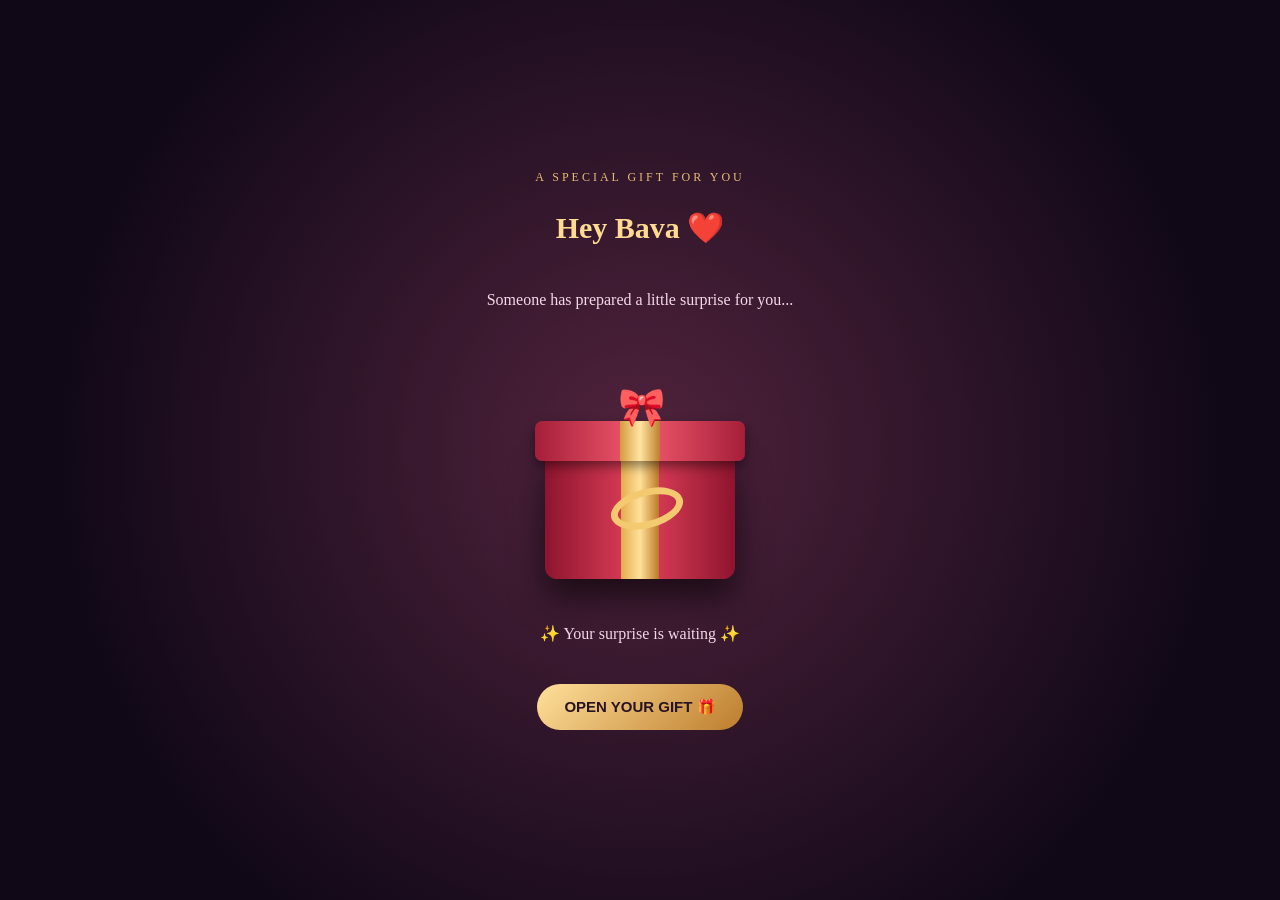
<file: index.html>
<!DOCTYPE html>
<html lang="en">
<head>
<meta charset="UTF-8">
<meta name="viewport" content="width=device-width, initial-scale=1.0">
<title>Bava ❤️</title>

<style>
*{box-sizing:border-box}

body{
 margin:0;
 min-height:100vh;
 background:radial-gradient(circle at center,#51233d,#100817 75%);
 color:white;
 font-family:Georgia,serif;
 text-align:center;
 overflow-x:hidden;
}

.page{
 min-height:100vh;
 display:flex;
 flex-direction:column;
 align-items:center;
 justify-content:center;
 padding:25px 18px;
}

h1{color:#ffdb91;font-size:30px}
p{color:#f4d9e7;line-height:1.7}

.small{
 letter-spacing:3px;
 font-size:12px;
 color:#e8bb78;
}

.stage{
 width:240px;
 height:210px;
 position:relative;
 margin:40px auto 25px;
 perspective:800px;
}

.box-base{
 position:absolute;
 width:190px;
 height:125px;
 left:25px;
 bottom:0;
 background:linear-gradient(90deg,#8e142e,#e3425b,#8e142e);
 border-radius:5px 5px 12px 12px;
 box-shadow:0 18px 35px #0009;
}

.box-base:before{
 content:"";
 position:absolute;
 left:76px;
 width:38px;
 height:100%;
 background:linear-gradient(90deg,#e4ac4c,#ffe19a,#bc7928);
}

.box-base:after{
 content:"";
 position:absolute;
 left:65px;
 top:35px;
 width:60px;
 height:25px;
 border:7px solid #f4ca70;
 border-radius:50%;
 transform:rotate(-15deg);
}

.box-lid{
 position:absolute;
 width:210px;
 height:40px;
 left:15px;
 bottom:118px;
 background:linear-gradient(90deg,#a51e39,#f35b6e,#a51e39);
 border-radius:7px;
 z-index:3;
 transform-origin:left bottom;
 transition:transform 1.3s ease;
 box-shadow:0 5px 12px #0007;
}

.box-lid:before{
 content:"";
 position:absolute;
 left:85px;
 width:40px;
 height:100%;
 background:linear-gradient(90deg,#d59b3d,#ffe5a2,#bd802d);
}

.box-lid:after{
 content:"🎀";
 position:absolute;
 left:83px;
 top:-36px;
 font-size:38px;
}

.stage.open .box-lid{
 transform:translate(-15px,-90px) rotate(-35deg);
}

.glow{
 position:absolute;
 width:160px;
 height:150px;
 left:40px;
 bottom:80px;
 background:#ffd36b;
 filter:blur(45px);
 opacity:0;
 transition:opacity 1s;
}

.stage.open .glow{opacity:.85}

.card{
 max-width:450px;
 width:100%;
 background:#ffffff0d;
 border:1px solid #c99a6a;
 border-radius:22px;
 padding:25px;
 box-shadow:0 0 30px #c58a5930;
}

button{
 border:0;
 border-radius:30px;
 padding:14px 27px;
 margin-top:20px;
 background:linear-gradient(135deg,#ffe09a,#bd7d2d);
 color:#281321;
 font-size:15px;
 font-weight:bold;
 cursor:pointer;
}

.hidden{display:none!important}

.terminal{
 background:#050d0a;
 border:1px solid #39d78c;
 color:#64ffad;
 padding:20px;
 border-radius:12px;
 font:14px/2 monospace;
 text-align:left;
 width:100%;
}

.letter{
 font-size:18px;
 line-height:2;
 color:#ffe3d1;
}

#confetti{
 position:fixed;
 inset:0;
 pointer-events:none;
 z-index:10;
}
</style>
</head>

<body>

<canvas id="confetti"></canvas>

<!-- FIRST PAGE -->
<section class="page" id="one">

 <div class="small">A SPECIAL GIFT FOR YOU</div>

 <h1>Hey Bava ❤️</h1>

 <p>Someone has prepared a little surprise for you...</p>

 <div class="stage" id="gift">
  <div class="glow"></div>
  <div class="box-base"></div>
  <div class="box-lid"></div>
 </div>

 <p>✨ Your surprise is waiting ✨</p>

 <button onclick="openGift()">
 OPEN YOUR GIFT 🎁
 </button>

</section>

<!-- SECOND PAGE -->
<section class="page hidden" id="two">

 <div class="card">

  <div style="font-size:75px">✨🎁✨</div>

  <h1>Surprise Bava!</h1>

  <p>
  Your gift box has opened...
  But there is one more secret waiting for you.
  </p>

  <button onclick="showPage('three')">
  UNLOCK SECRET 🔐
  </button>

 </div>

</section>

<!-- THIRD PAGE -->
<section class="page hidden" id="three">

 <div class="terminal">

  > Initializing birthday.exe...<br>
  > Searching for special person...<br>
  > Person found: BAVA<br>
  > Happiness: INFINITE ❤️<br>
  > Love detected: 100%<br>
  > Secret successfully unlocked!

 </div>

 <button onclick="showPage('four')">
 READ YOUR MESSAGE ❤️
 </button>

</section>

<!-- FOURTH PAGE -->
<section class="page hidden" id="four">

 <div class="card">

  <div style="font-size:65px">💌</div>

  <h1>Happy Birthday Bava! ❤️</h1>

  <div class="letter">

   To my favourite person ❤️<br><br>

   You make ordinary moments special.
   I wish you endless happiness,
   success and beautiful memories.<br><br>

   May all your dreams come true.
   Keep smiling and keep shining.<br><br>

   You are truly special to me.<br><br>

   With lots of love ❤️

  </div>

  <h2 style="color:#ffcf82">
  Forever Yours! ♥
  </h2>

  <button onclick="celebrate()">
  CELEBRATE 🎉
  </button>

 </div>

</section>

<script>

function showPage(id){

 document.querySelectorAll('.page').forEach(p=>
 p.classList.add('hidden'));

 document.getElementById(id).classList.remove('hidden');

 window.scrollTo(0,0);
}

function openGift(){

 const gift=document.getElementById('gift');

 gift.classList.add('open');

 setTimeout(()=>{

  showPage('two');

  celebrate();

 },1600);

}

function celebrate(){

 const canvas=document.getElementById('confetti');

 const ctx=canvas.getContext('2d');

 canvas.width=innerWidth;
 canvas.height=innerHeight;

 let pieces=[];

 for(let i=0;i<150;i++){

  pieces.push({

   x:Math.random()*canvas.width,

   y:-Math.random()*canvas.height,

   speed:2+Math.random()*5,

   size:3+Math.random()*7,

   color:['#ffd166','#ff6b91','#ffffff','#c77dff'][i%4]

  });

 }

 let frame=0;

 function draw(){

  ctx.clearRect(0,0,canvas.width,canvas.height);

  pieces.forEach(p=>{

   ctx.fillStyle=p.color;

   ctx.fillRect(p.x,p.y,p.size,p.size);

   p.y+=p.speed;

   p.x+=Math.sin(p.y/30);

  });

  frame++;

  if(frame<130){

   requestAnimationFrame(draw);

  }else{

   ctx.clearRect(0,0,canvas.width,canvas.height);

  }

 }

 draw();

}

</script>

</body>
</html>
</file>
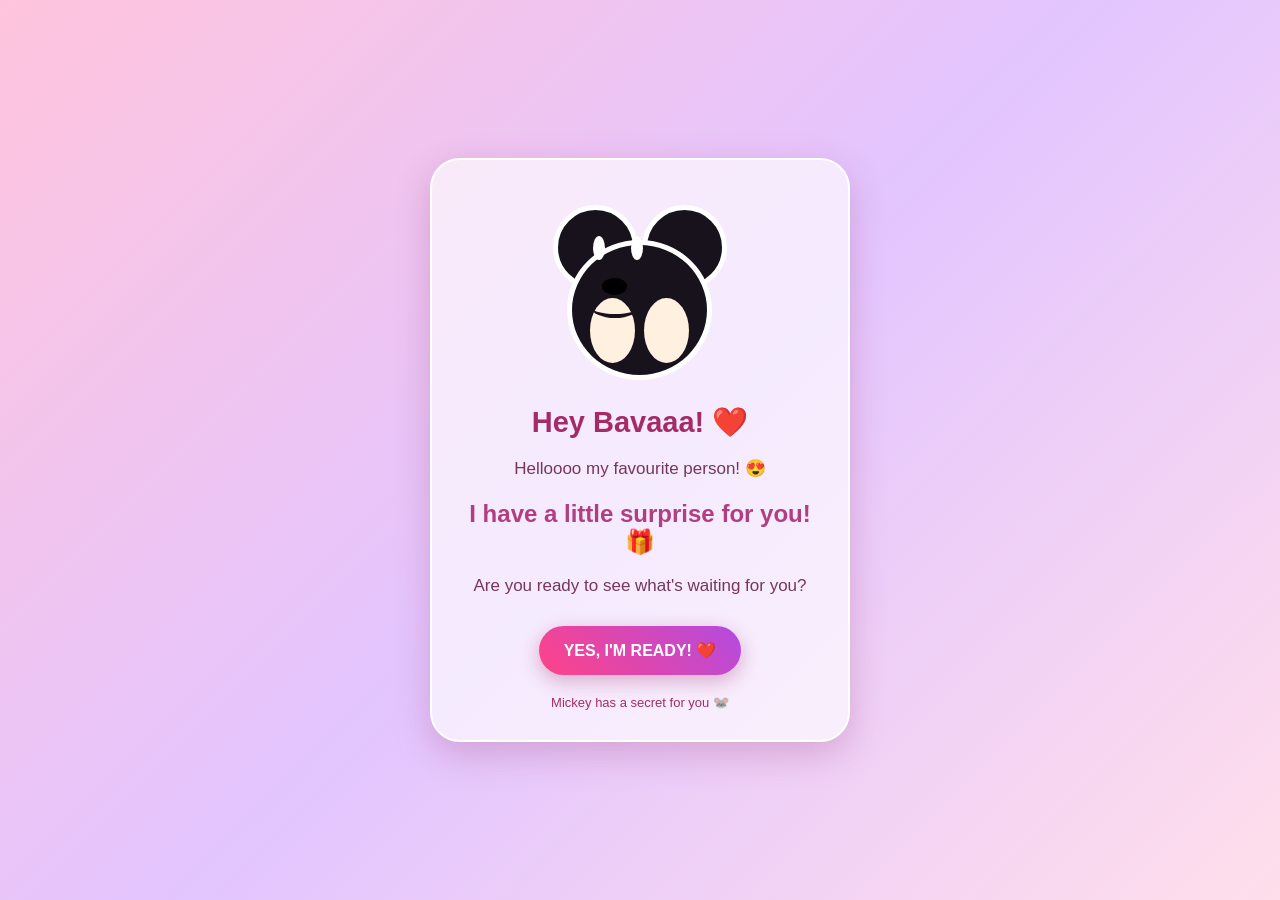
<file: mickey.html>
<!DOCTYPE html>
<html lang="en">
<head>
<meta charset="UTF-8">
<meta name="viewport" content="width=device-width, initial-scale=1.0">
<title>A Little Surprise for Bava ❤️</title>

<style>
* {
  margin: 0;
  padding: 0;
  box-sizing: border-box;
}

body {
  min-height: 100vh;
  font-family: 'Trebuchet MS', sans-serif;
  background: linear-gradient(135deg,#ffc4dd,#e3c5ff,#ffdeeb);
  display: flex;
  justify-content: center;
  align-items: center;
  padding: 20px;
  text-align: center;
  overflow-x: hidden;
}

.card {
  width: 100%;
  max-width: 420px;
  padding: 30px 20px;
  background: rgba(255,255,255,.65);
  border: 2px solid white;
  border-radius: 30px;
  box-shadow: 0 12px 35px #a34b8650;
}

.page {
  display: none;
  animation: appear .8s ease;
}

.page.active {
  display: block;
}

@keyframes appear {
  from {
    opacity: 0;
    transform: translateY(20px) scale(.95);
  }
  to {
    opacity: 1;
    transform: translateY(0) scale(1);
  }
}

/* MICKEY MOUSE */

.mickey {
  position: relative;
  width: 190px;
  height: 180px;
  margin: 10px auto 25px;
  animation: bounce 2s infinite ease-in-out;
}

.ear {
  position: absolute;
  width: 85px;
  height: 85px;
  background: #17121b;
  border: 5px solid white;
  border-radius: 50%;
  top: 5px;
}

.left { left: 8px; }
.right { right: 8px; }

.face {
  position: absolute;
  width: 145px;
  height: 140px;
  background: #17121b;
  border: 5px solid white;
  border-radius: 50%;
  left: 22px;
  bottom: 0;
}

.face:before,
.face:after {
  content: "";
  position: absolute;
  width: 45px;
  height: 65px;
  background: #fff0df;
  border-radius: 50%;
  top: 53px;
}

.face:before { left: 18px; }
.face:after { right: 18px; }

.eyes {
  position: absolute;
  top: 36px;
  left: 48px;
  width: 12px;
  height: 24px;
  background: white;
  border-radius: 50%;
  box-shadow: 38px 0 white;
  z-index: 2;
}

.nose {
  position: absolute;
  width: 25px;
  height: 17px;
  background: black;
  border-radius: 50%;
  top: 78px;
  left: 57px;
  z-index: 3;
}

.smile {
  position: absolute;
  width: 48px;
  height: 22px;
  border-bottom: 4px solid #17121b;
  border-radius: 50%;
  top: 96px;
  left: 46px;
  z-index: 3;
}

@keyframes bounce {
  50% { transform: translateY(-12px); }
}

h1 {
  color: #a52b68;
  font-size: 29px;
  margin: 15px 0;
}

h2 {
  color: #b13e80;
  margin: 15px 0;
}

p {
  color: #76365b;
  font-size: 17px;
  line-height: 1.8;
}

button {
  border: none;
  padding: 15px 25px;
  border-radius: 30px;
  background: linear-gradient(45deg,#ff4387,#b34be0);
  color: white;
  font-size: 16px;
  font-weight: bold;
  margin-top: 25px;
  cursor: pointer;
  box-shadow: 0 6px 20px #9d276855;
}

button:active {
  transform: scale(.96);
}

.gift {
  font-size: 105px;
  margin: 20px;
  animation: giftbounce 1.5s infinite;
}

@keyframes giftbounce {
  50% { transform: translateY(-12px) rotate(5deg); }
}

.heart {
  font-size: 30px;
  margin: 15px;
}

.message {
  margin-top: 18px;
  text-align: left;
  background: #fff1f8;
  padding: 20px;
  border-radius: 20px;
  color: #76365b;
  line-height: 1.9;
  font-size: 16px;
}

.small {
  font-size: 13px;
  margin-top: 20px;
  color: #a52b68;
}

.floating {
  position: fixed;
  bottom: -30px;
  pointer-events: none;
  animation: float 6s linear forwards;
}

@keyframes float {
  to {
    transform: translateY(-110vh) rotate(360deg);
    opacity: 0;
  }
}
</style>
</head>

<body>

<div class="card">

<!-- STAGE 1: MICKEY MOUSE -->

<section id="page1" class="page active">

  <div class="mickey">
    <div class="ear left"></div>
    <div class="ear right"></div>
    <div class="face"></div>
    <div class="eyes"></div>
    <div class="nose"></div>
    <div class="smile"></div>
  </div>

  <h1>Hey Bavaaa! ❤️</h1>

  <p>
    Helloooo my favourite person! 😍
  </p>

  <h2>I have a little surprise for you! 🎁</h2>

  <p>
    Are you ready to see what's waiting for you?
  </p>

  <button onclick="nextPage(2)">
    YES, I'M READY! ❤️
  </button>

  <div class="small">Mickey has a secret for you 🐭</div>

</section>


<!-- STAGE 2: GIFT BOX -->

<section id="page2" class="page">

  <div class="gift">🎁</div>

  <h1>A Special Gift For You! 💝</h1>

  <p>
    This little gift is filled with
    lots of love, happiness and memories.
  </p>

  <p style="margin-top:15px">
    Bavaaa, shall we open your surprise? 🥰
  </p>

  <button onclick="nextPage(3)">
    OPEN YOUR GIFT 💗
  </button>

  <div class="heart">💕✨💕</div>

</section>


<!-- STAGE 3: ROMANTIC MESSAGE -->

<section id="page3" class="page">

  <div class="heart">❤️💖❤️</div>

  <h1>For My Bavaaa! 😘</h1>

  <h2>Happy Birthday, Bava! 🎂</h2>

  <div class="message">

    Hey Bavaaa! 😂❤️

    <br><br>

    Nuvvu naa life lo vachina
    oka beautiful surprise.

    <br><br>

    Nee smile eppudu ilage undali.
    Nee dreams anni nijam avvali.
    Nuvvu anukunnavi anni achieve cheyyali.

    <br><br>

    Neetho navvadam, neetho maatladadam,
    ninnu tease cheyyadam...
    ivanni naaku chaala special.

    <br><br>

    Nuvvu developer kada...
    naa heart lo permanent ga
    place create chesesav! 😂💻

    <br><br>

    No bugs, no errors,
    only unlimited love! ❤️

    <br><br>

    Happy Birthday, Bava! 😘

  </div>

  <div class="heart">💗💗💗</div>

  <p>
    Always yours, with lots of love! ❤️
  </p>

  <button onclick="goToBirthday()">
    FINAL BIRTHDAY SURPRISE 🎉
  </button>

  <div class="small">
    Made with endless love ❤️
  </div>

</section>

</div>


<script>

function nextPage(number) {

  document.querySelectorAll(".page").forEach(page => {
    page.classList.remove("active");
  });

  document.getElementById("page" + number)
    .classList.add("active");

  window.scrollTo(0,0);

  if(number === 2 || number === 3) {
    hearts();
  }
}

function hearts() {

  const symbols = ["❤️","💕","💗","✨","💖"];

  for(let i=0; i<15; i++) {

    const heart = document.createElement("div");

    heart.className = "floating";

    heart.textContent =
      symbols[Math.floor(Math.random()*symbols.length)];

    heart.style.left = Math.random()*100 + "vw";

    heart.style.fontSize = "22px";

    heart.style.animationDuration =
      (3 + Math.random()*3) + "s";

    document.body.appendChild(heart);

    setTimeout(() => heart.remove(),6000);
  }
}

function goToBirthday() {

  window.location.href =
  "https://sruthipalli.github.io/bava-birthday/";
}

</script>

</body>
</html>
</file>
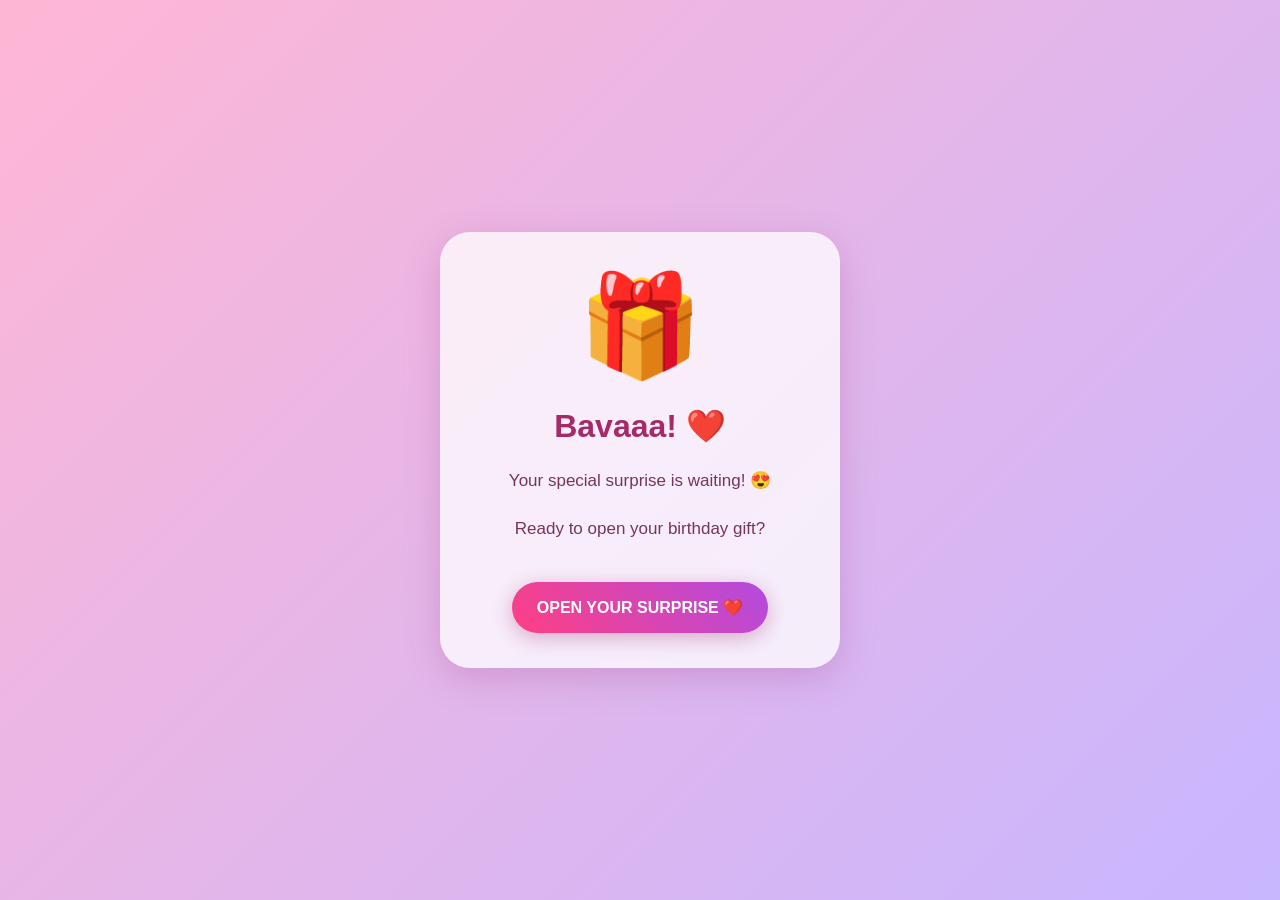
<file: surprise.html>
<!DOCTYPE html>
<html lang="en">
<head>
<meta charset="UTF-8">
<meta name="viewport" content="width=device-width, initial-scale=1.0">
<title>Bava's Surprise 🎁</title>

<style>
* {
  box-sizing: border-box;
}

body {
  margin: 0;
  min-height: 100vh;
  display: flex;
  justify-content: center;
  align-items: center;
  padding: 20px;
  text-align: center;
  font-family: 'Trebuchet MS', sans-serif;
  background: linear-gradient(135deg,#ffb6d5,#c8b6ff);
}

.card {
  max-width: 400px;
  width: 100%;
  padding: 35px 20px;
  border-radius: 30px;
  background: rgba(255,255,255,.75);
  box-shadow: 0 10px 35px #9d438b44;
}

.gift {
  font-size: 100px;
  animation: bounce 1.5s infinite;
}

h1 {
  color: #a52b68;
}

p {
  color: #76365b;
  font-size: 17px;
  line-height: 1.8;
}

button {
  border: none;
  padding: 16px 25px;
  border-radius: 30px;
  background: linear-gradient(45deg,#ff3f83,#b14be0);
  color: white;
  font-size: 16px;
  font-weight: bold;
  margin-top: 20px;
  cursor: pointer;
  box-shadow: 0 5px 20px #9d276855;
}

@keyframes bounce {
  50% { transform: translateY(-12px); }
}
</style>
</head>

<body>

<div class="card">

  <div class="gift">🎁</div>

  <h1>Bavaaa! ❤️</h1>

  <p>
    Your special surprise is waiting! 😍
  </p>

  <p>
    Ready to open your birthday gift?
  </p>

  <button onclick="openBirthday()">
    OPEN YOUR SURPRISE ❤️
  </button>

</div>

<script>
function openBirthday() {
  window.location.href =
  "https://sruthipalli.github.io/bava-birthday/";
}
</script>

</body>
</html>
</file>
